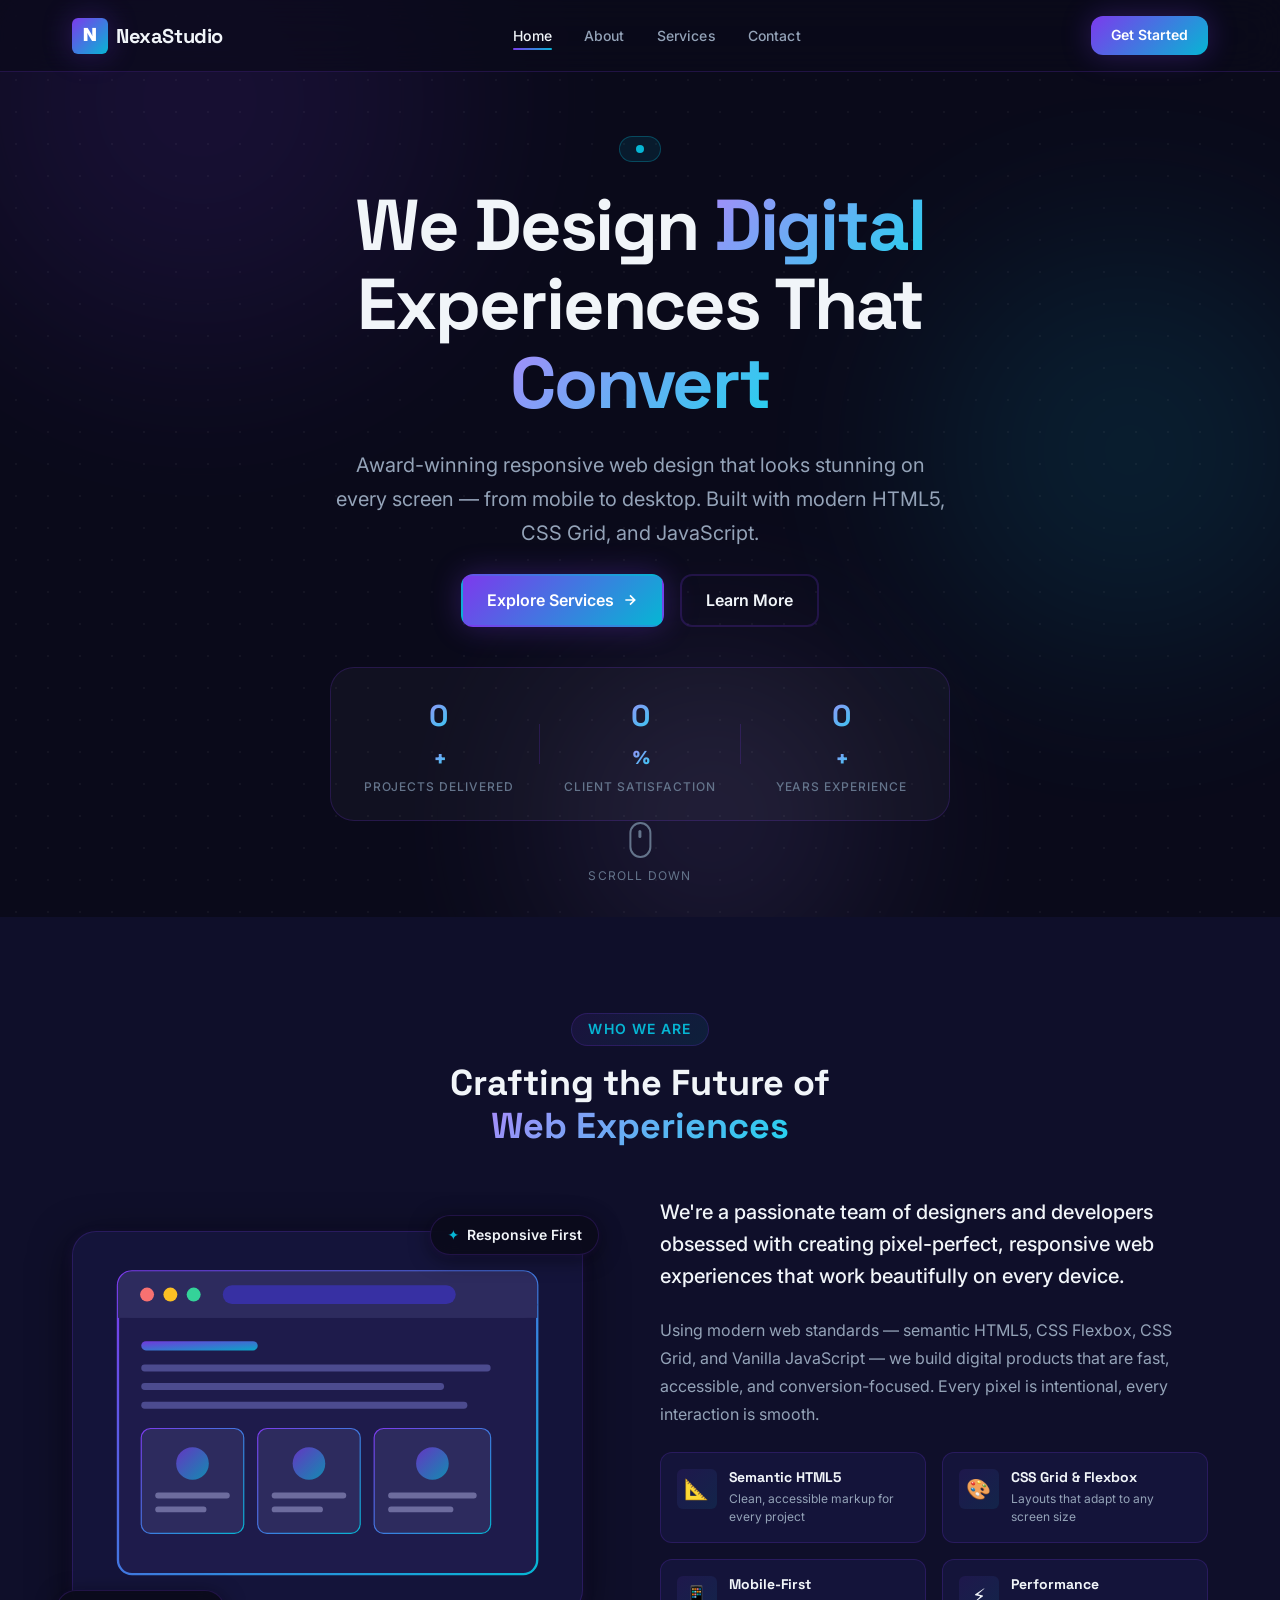
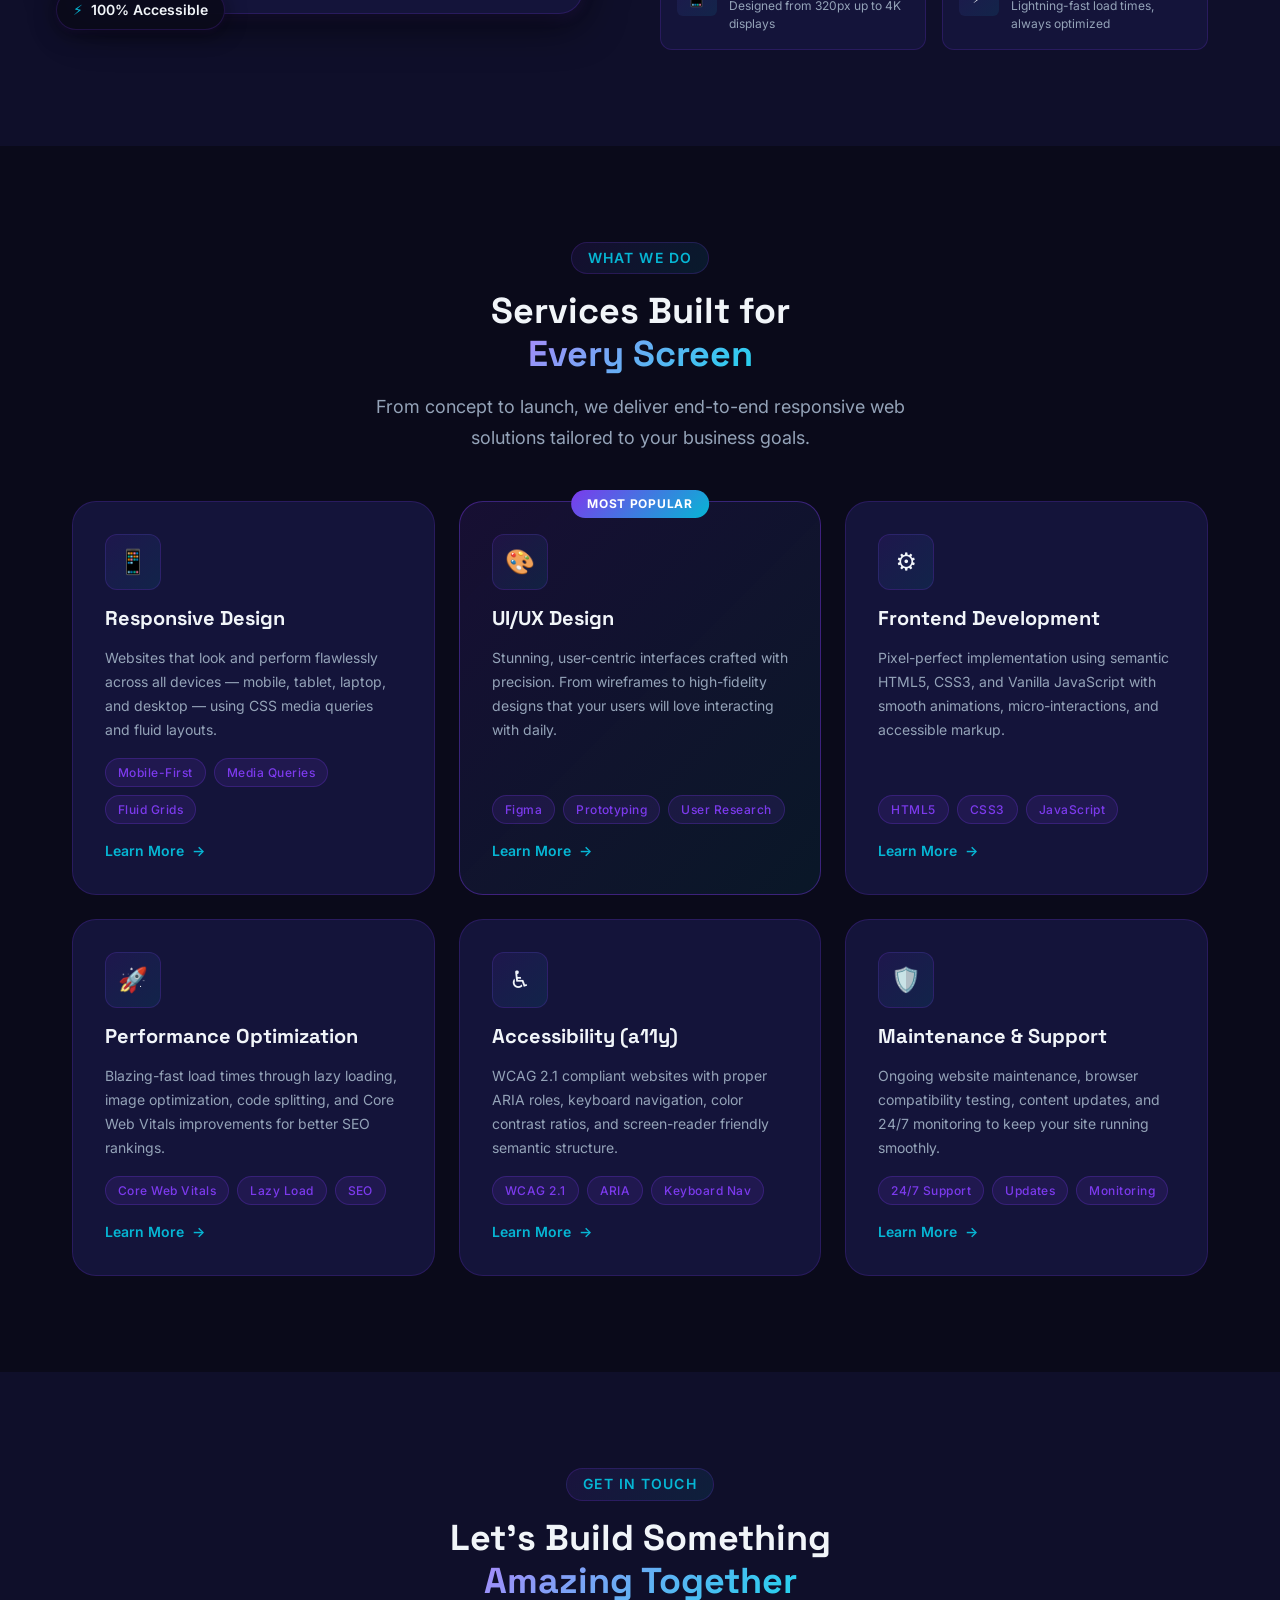
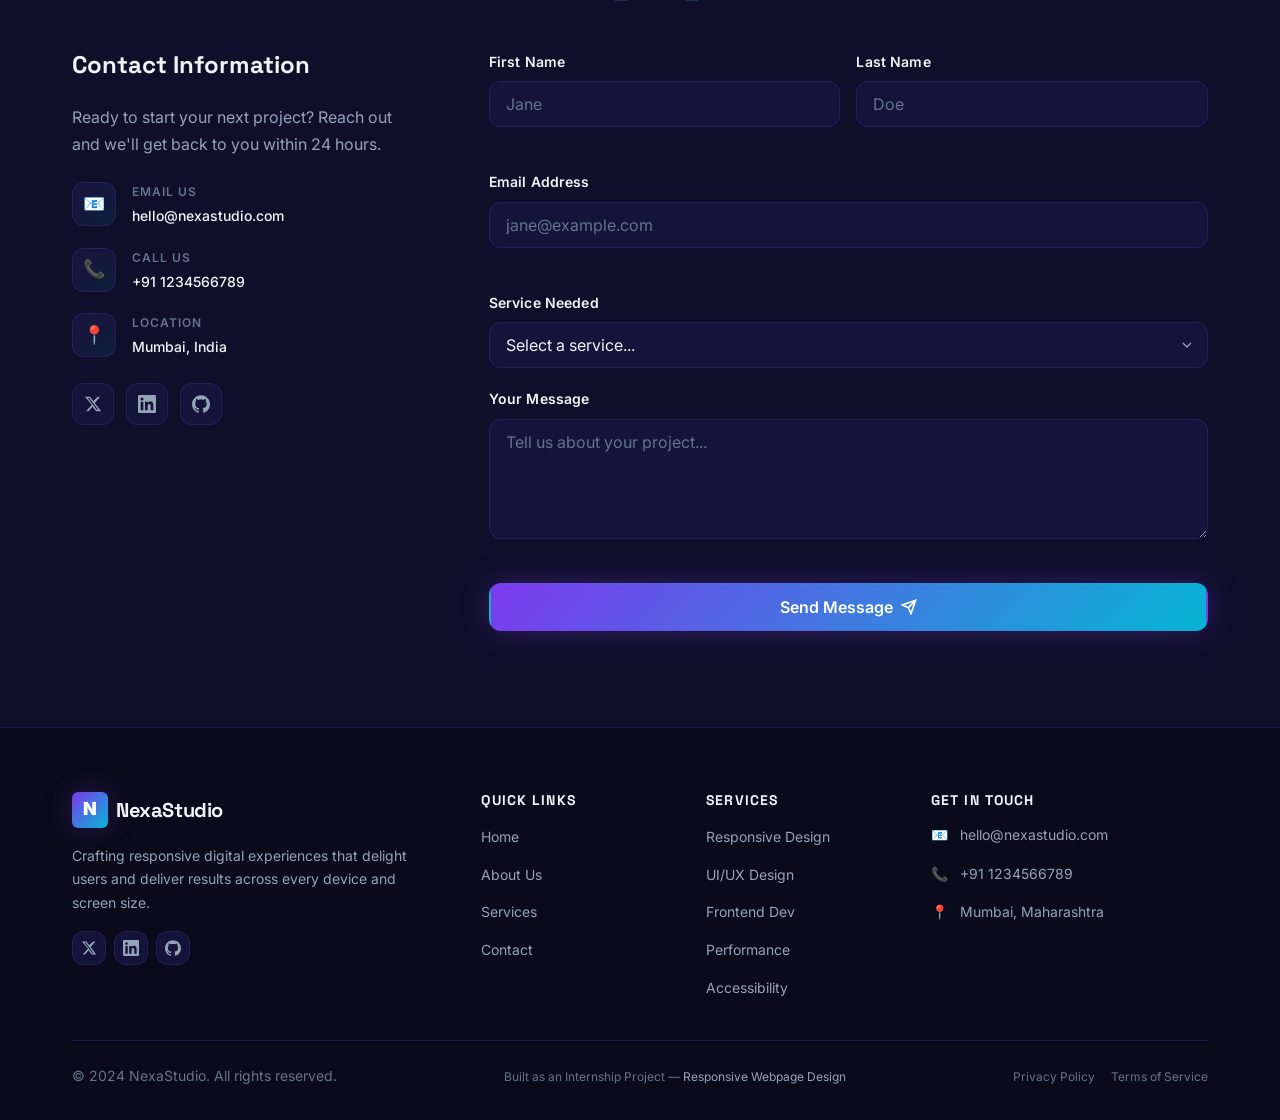
<file: Project-2-PraptiBhandari/index.html>
<!DOCTYPE html>
<html lang="en">
<head>
  <meta charset="UTF-8" />
  <meta name="viewport" content="width=device-width, initial-scale=1.0" />
  <meta name="description" content="NexaStudio — A modern, responsive web design agency crafting beautiful digital experiences for startups and enterprises." />
  <meta name="keywords" content="web design, responsive design, UI/UX, digital agency, web development" />
  <meta name="author" content="NexaStudio" />
  <title>NexaStudio — Responsive Web Design</title>
 
  <!-- Google Fonts -->
  <link rel="preconnect" href="https://fonts.googleapis.com" />
  <link rel="preconnect" href="https://fonts.gstatic.com" crossorigin />
  <link href="https://fonts.googleapis.com/css2?family=Inter:wght@300;400;500;600;700;800;900&family=Space+Grotesk:wght@400;500;600;700&display=swap" rel="stylesheet" />

  <link rel="stylesheet" href="style.css" />
</head>
<body>

  <header class="navbar" id="navbar" role="banner">
    <nav class="nav-container" aria-label="Main navigation">
      
      <a href="#home" class="nav-logo" aria-label="NexaStudio home">
        <span class="logo-icon">N</span>
        <span class="logo-text">NexaStudio</span>
      </a>

      <ul class="nav-links" id="nav-links" role="list">
        <li><a href="#home"     class="nav-link active" aria-current="page">Home</a></li>
        <li><a href="#about"    class="nav-link">About</a></li>
        <li><a href="#services" class="nav-link">Services</a></li>
        <li><a href="#contact"  class="nav-link">Contact</a></li>
      </ul>

      <a href="#contact" class="nav-cta" id="nav-cta">Get Started</a>

      <button
        class="hamburger"
        id="hamburger"
        aria-label="Toggle mobile menu"
        aria-expanded="false"
        aria-controls="nav-links"
      >
        <span class="bar"></span>
        <span class="bar"></span>
        <span class="bar"></span>
      </button>
    </nav>
  </header>
  <main>


    <section class="hero" id="home" aria-label="Hero section">

      <div class="hero-bg" aria-hidden="true">
        <div class="blob blob-1"></div>
        <div class="blob blob-2"></div>
        <div class="blob blob-3"></div>
        <div class="grid-overlay"></div>
      </div>
      <div class="hero-content container">
        <div class="hero-badge">
          <span class="badge-dot"></span>

        </div>

        <h1 class="hero-title">
          We Design <span class="gradient-text">Digital</span><br />
          Experiences That<br />
          <span class="gradient-text">Convert</span>
        </h1>
        <p class="hero-subtitle">
          Award-winning responsive web design that looks stunning on every screen — 
          from mobile to desktop. Built with modern HTML5, CSS Grid, and JavaScript.
        </p>
        <div class="hero-actions">
          <a href="#services" class="btn btn-primary" id="hero-cta-primary">
            Explore Services
            <svg aria-hidden="true" width="16" height="16" viewBox="0 0 24 24" fill="none" stroke="currentColor" stroke-width="2.5"><path d="M5 12h14M12 5l7 7-7 7"/></svg>
          </a>
          <a href="#about" class="btn btn-secondary" id="hero-cta-secondary">
            Learn More
          </a>
        </div>

        <div class="hero-stats">
          <div class="stat-item">
            <span class="stat-number" data-target="150">0</span><span class="stat-suffix">+</span>
            <span class="stat-label">Projects Delivered</span>
          </div>
          <div class="stat-divider" aria-hidden="true"></div>
          <div class="stat-item">
            <span class="stat-number" data-target="98">0</span><span class="stat-suffix">%</span>
            <span class="stat-label">Client Satisfaction</span>
          </div>
          <div class="stat-divider" aria-hidden="true"></div>
          <div class="stat-item">
            <span class="stat-number" data-target="5">0</span><span class="stat-suffix">+</span>
            <span class="stat-label">Years Experience</span>
          </div>
        </div>
      </div>

      <a href="#about" class="scroll-indicator" aria-label="Scroll to about section">
        <div class="scroll-mouse">
          <div class="scroll-wheel"></div>
        </div>
        <span>Scroll Down</span>
      </a>
    </section>

    <section class="about" id="about" aria-label="About us section">
      <div class="container">
        <div class="section-header">
          <span class="section-tag">Who We Are</span>
          <h2 class="section-title">Crafting the Future of<br /><span class="gradient-text">Web Experiences</span></h2>
        </div>

        <div class="about-content">

          <div class="about-visual">
            <div class="about-image-card">
              <div class="about-image-placeholder">

                <svg viewBox="0 0 400 300" xmlns="http://www.w3.org/2000/svg" aria-hidden="true" class="about-illustration">
                  <defs>
                    <linearGradient id="grad1" x1="0%" y1="0%" x2="100%" y2="100%">
                      <stop offset="0%" style="stop-color:#7c3aed;stop-opacity:1" />
                      <stop offset="100%" style="stop-color:#06b6d4;stop-opacity:1" />
                    </linearGradient>
                  </defs>
                
                  <rect x="20" y="20" width="360" height="260" rx="12" fill="#1e1b4b" stroke="url(#grad1)" stroke-width="2"/>
                  <rect x="20" y="20" width="360" height="40" rx="12" fill="#2d2b5e"/>
                  <rect x="20" y="48" width="360" height="12" fill="#2d2b5e"/>
                  <circle cx="45" cy="40" r="6" fill="#f87171"/>
                  <circle cx="65" cy="40" r="6" fill="#fbbf24"/>
                  <circle cx="85" cy="40" r="6" fill="#34d399"/>
                  <rect x="110" y="32" width="200" height="16" rx="8" fill="#3730a3"/>

                  <rect x="40" y="80" width="100" height="8" rx="4" fill="url(#grad1)" opacity="0.9"/>
                  <rect x="40" y="100" width="300" height="6" rx="3" fill="#4c4b8f"/>
                  <rect x="40" y="116" width="260" height="6" rx="3" fill="#4c4b8f"/>
                  <rect x="40" y="132" width="280" height="6" rx="3" fill="#4c4b8f"/>

                  <rect x="40" y="155" width="88" height="90" rx="8" fill="#2d2b5e" stroke="url(#grad1)" stroke-width="1"/>
                  <rect x="140" y="155" width="88" height="90" rx="8" fill="#2d2b5e" stroke="url(#grad1)" stroke-width="1"/>
                  <rect x="240" y="155" width="100" height="90" rx="8" fill="#2d2b5e" stroke="url(#grad1)" stroke-width="1"/>
                  <circle cx="84" cy="185" r="14" fill="url(#grad1)" opacity="0.7"/>
                  <circle cx="184" cy="185" r="14" fill="url(#grad1)" opacity="0.7"/>
                  <circle cx="290" cy="185" r="14" fill="url(#grad1)" opacity="0.7"/>
                  <rect x="52" y="210" width="64" height="5" rx="2.5" fill="#6d6c9e"/>
                  <rect x="52" y="222" width="44" height="5" rx="2.5" fill="#6d6c9e"/>
                  <rect x="152" y="210" width="64" height="5" rx="2.5" fill="#6d6c9e"/>
                  <rect x="152" y="222" width="44" height="5" rx="2.5" fill="#6d6c9e"/>
                  <rect x="252" y="210" width="76" height="5" rx="2.5" fill="#6d6c9e"/>
                  <rect x="252" y="222" width="56" height="5" rx="2.5" fill="#6d6c9e"/>
                </svg>
              </div>

              <div class="floating-badge top-badge">
                <span class="badge-icon">✦</span> Responsive First
              </div>
              <div class="floating-badge bottom-badge">
                <span class="badge-icon">⚡</span> 100% Accessible
              </div>
            </div>
          </div>

          <div class="about-text">
            <p class="about-lead">
              We're a passionate team of designers and developers obsessed with creating 
              pixel-perfect, responsive web experiences that work beautifully on every device.
            </p>
            <p class="about-body">
              Using modern web standards — semantic HTML5, CSS Flexbox, CSS Grid, and Vanilla JavaScript — 
              we build digital products that are fast, accessible, and conversion-focused.
              Every pixel is intentional, every interaction is smooth.
            </p>

            <div class="about-features">
              <div class="feature-item">
                <div class="feature-icon" aria-hidden="true">📐</div>
                <div>
                  <h3 class="feature-title">Semantic HTML5</h3>
                  <p class="feature-desc">Clean, accessible markup for every project</p>
                </div>
              </div>
              <div class="feature-item">
                <div class="feature-icon" aria-hidden="true">🎨</div>
                <div>
                  <h3 class="feature-title">CSS Grid & Flexbox</h3>
                  <p class="feature-desc">Layouts that adapt to any screen size</p>
                </div>
              </div>
              <div class="feature-item">
                <div class="feature-icon" aria-hidden="true">📱</div>
                <div>
                  <h3 class="feature-title">Mobile-First</h3>
                  <p class="feature-desc">Designed from 320px up to 4K displays</p>
                </div>
              </div>
              <div class="feature-item">
                <div class="feature-icon" aria-hidden="true">⚡</div>
                <div>
                  <h3 class="feature-title">Performance</h3>
                  <p class="feature-desc">Lightning-fast load times, always optimized</p>
                </div>
              </div>
            </div>
          </div>
        </div>
      </div>
    </section>

    <section class="services" id="services" aria-label="Services section">
      <div class="container">
        <div class="section-header">
          <span class="section-tag">What We Do</span>
          <h2 class="section-title">Services Built for<br /><span class="gradient-text">Every Screen</span></h2>
          <p class="section-subtitle">
            From concept to launch, we deliver end-to-end responsive web solutions 
            tailored to your business goals.
          </p>
        </div>

        <div class="services-grid">
          <article class="service-card" id="service-responsive" tabindex="0">
            <div class="service-icon-wrap">
              <div class="service-icon">📱</div>
            </div>
            <h3 class="service-title">Responsive Design</h3>
            <p class="service-desc">
              Websites that look and perform flawlessly across all devices — 
              mobile, tablet, laptop, and desktop — using CSS media queries and fluid layouts.
            </p>
            <div class="service-tags">
              <span class="tag">Mobile-First</span>
              <span class="tag">Media Queries</span>
              <span class="tag">Fluid Grids</span>
            </div>
            <a href="#contact" class="service-link" aria-label="Learn more about Responsive Design">
              Learn More <span aria-hidden="true">→</span>
            </a>
          </article>
          <article class="service-card service-card--featured" id="service-ui" tabindex="0">
            <div class="featured-label">Most Popular</div>
            <div class="service-icon-wrap">
              <div class="service-icon">🎨</div>
            </div>
            <h3 class="service-title">UI/UX Design</h3>
            <p class="service-desc">
              Stunning, user-centric interfaces crafted with precision. From wireframes to 
              high-fidelity designs that your users will love interacting with daily.
            </p>
            <div class="service-tags">
              <span class="tag">Figma</span>
              <span class="tag">Prototyping</span>
              <span class="tag">User Research</span>
            </div>
            <a href="#contact" class="service-link" aria-label="Learn more about UI/UX Design">
              Learn More <span aria-hidden="true">→</span>
            </a>
          </article>
          <article class="service-card" id="service-frontend" tabindex="0">
            <div class="service-icon-wrap">
              <div class="service-icon">⚙️</div>
            </div>
            <h3 class="service-title">Frontend Development</h3>
            <p class="service-desc">
              Pixel-perfect implementation using semantic HTML5, CSS3, and Vanilla JavaScript 
              with smooth animations, micro-interactions, and accessible markup.
            </p>
            <div class="service-tags">
              <span class="tag">HTML5</span>
              <span class="tag">CSS3</span>
              <span class="tag">JavaScript</span>
            </div>
            <a href="#contact" class="service-link" aria-label="Learn more about Frontend Development">
              Learn More <span aria-hidden="true">→</span>
            </a>
          </article>
          <article class="service-card" id="service-performance" tabindex="0">
            <div class="service-icon-wrap">
              <div class="service-icon">🚀</div>
            </div>
            <h3 class="service-title">Performance Optimization</h3>
            <p class="service-desc">
              Blazing-fast load times through lazy loading, image optimization, 
              code splitting, and Core Web Vitals improvements for better SEO rankings.
            </p>
            <div class="service-tags">
              <span class="tag">Core Web Vitals</span>
              <span class="tag">Lazy Load</span>
              <span class="tag">SEO</span>
            </div>
            <a href="#contact" class="service-link" aria-label="Learn more about Performance Optimization">
              Learn More <span aria-hidden="true">→</span>
            </a>
          </article>
          <article class="service-card" id="service-accessibility" tabindex="0">
            <div class="service-icon-wrap">
              <div class="service-icon">♿</div>
            </div>
            <h3 class="service-title">Accessibility (a11y)</h3>
            <p class="service-desc">
              WCAG 2.1 compliant websites with proper ARIA roles, keyboard navigation, 
              color contrast ratios, and screen-reader friendly semantic structure.
            </p>
            <div class="service-tags">
              <span class="tag">WCAG 2.1</span>
              <span class="tag">ARIA</span>
              <span class="tag">Keyboard Nav</span>
            </div>
            <a href="#contact" class="service-link" aria-label="Learn more about Accessibility">
              Learn More <span aria-hidden="true">→</span>
            </a>
          </article>
          <article class="service-card" id="service-maintenance" tabindex="0">
            <div class="service-icon-wrap">
              <div class="service-icon">🛡️</div>
            </div>
            <h3 class="service-title">Maintenance & Support</h3>
            <p class="service-desc">
              Ongoing website maintenance, browser compatibility testing, 
              content updates, and 24/7 monitoring to keep your site running smoothly.
            </p>
            <div class="service-tags">
              <span class="tag">24/7 Support</span>
              <span class="tag">Updates</span>
              <span class="tag">Monitoring</span>
            </div>
            <a href="#contact" class="service-link" aria-label="Learn more about Maintenance">
              Learn More <span aria-hidden="true">→</span>
            </a>
          </article>
        </div>
      </div>
    </section>

    <section class="contact" id="contact" aria-label="Contact section">
      <div class="container">
        <div class="section-header">
          <span class="section-tag">Get In Touch</span>
          <h2 class="section-title">Let's Build Something<br /><span class="gradient-text">Amazing Together</span></h2>
        </div>

        <div class="contact-wrapper">

          <div class="contact-info">
            <h3 class="contact-info-title">Contact Information</h3>
            <p class="contact-info-text">
              Ready to start your next project? Reach out and we'll get back to you within 24 hours.
            </p>
            <ul class="contact-details" role="list">
              <li class="contact-detail-item">
                <div class="contact-icon" aria-hidden="true">📧</div>
                <div>
                  <span class="detail-label">Email Us</span>
                  <a href="mailto:hello@nexastudio.com" class="detail-value">hello@nexastudio.com</a>
                </div>
              </li>
              <li class="contact-detail-item">
                <div class="contact-icon" aria-hidden="true">📞</div>
                <div>
                  <span class="detail-label">Call Us</span>
                  <a href="tel:+911234566789" class="detail-value">+91 1234566789</a>
                </div>
              </li>
              <li class="contact-detail-item">
                <div class="contact-icon" aria-hidden="true">📍</div>
                <div>
                  <span class="detail-label">Location</span>
                  <span class="detail-value">Mumbai, India</span>
                </div>
              </li>
            </ul>

            <div class="social-links" aria-label="Social media links">
              <a href="#" class="social-btn" id="social-twitter"  aria-label="Twitter">
                <svg width="18" height="18" viewBox="0 0 24 24" fill="currentColor" aria-hidden="true"><path d="M18.244 2.25h3.308l-7.227 8.26 8.502 11.24H16.17l-4.714-6.231-5.401 6.231H2.744l7.73-8.835L1.254 2.25H8.08l4.259 5.629 5.905-5.629zm-1.161 17.52h1.833L7.084 4.126H5.117z"/></svg>
              </a>
              <a href="#" class="social-btn" id="social-linkedin" aria-label="LinkedIn">
                <svg width="18" height="18" viewBox="0 0 24 24" fill="currentColor" aria-hidden="true"><path d="M20.447 20.452h-3.554v-5.569c0-1.328-.027-3.037-1.852-3.037-1.853 0-2.136 1.445-2.136 2.939v5.667H9.351V9h3.414v1.561h.046c.477-.9 1.637-1.85 3.37-1.85 3.601 0 4.267 2.37 4.267 5.455v6.286zM5.337 7.433a2.062 2.062 0 0 1-2.063-2.065 2.064 2.064 0 1 1 2.063 2.065zm1.782 13.019H3.555V9h3.564v11.452zM22.225 0H1.771C.792 0 0 .774 0 1.729v20.542C0 23.227.792 24 1.771 24h20.451C23.2 24 24 23.227 24 22.271V1.729C24 .774 23.2 0 22.222 0h.003z"/></svg>
              </a>
              <a href="#" class="social-btn" id="social-github" aria-label="GitHub">
                <svg width="18" height="18" viewBox="0 0 24 24" fill="currentColor" aria-hidden="true"><path d="M12 .297c-6.63 0-12 5.373-12 12 0 5.303 3.438 9.8 8.205 11.385.6.113.82-.258.82-.577 0-.285-.01-1.04-.015-2.04-3.338.724-4.042-1.61-4.042-1.61C4.422 18.07 3.633 17.7 3.633 17.7c-1.087-.744.084-.729.084-.729 1.205.084 1.838 1.236 1.838 1.236 1.07 1.835 2.809 1.305 3.495.998.108-.776.417-1.305.76-1.605-2.665-.3-5.466-1.332-5.466-5.93 0-1.31.465-2.38 1.235-3.22-.135-.303-.54-1.523.105-3.176 0 0 1.005-.322 3.3 1.23.96-.267 1.98-.399 3-.405 1.02.006 2.04.138 3 .405 2.28-1.552 3.285-1.23 3.285-1.23.645 1.653.24 2.873.12 3.176.765.84 1.23 1.91 1.23 3.22 0 4.61-2.805 5.625-5.475 5.92.42.36.81 1.096.81 2.22 0 1.606-.015 2.896-.015 3.286 0 .315.21.69.825.57C20.565 22.092 24 17.592 24 12.297c0-6.627-5.373-12-12-12"/></svg>
              </a>
            </div>
          </div>

          <form class="contact-form" id="contact-form" novalidate aria-label="Contact form">
            <div class="form-row">

              <div class="form-group">
                <label for="first-name" class="form-label">First Name</label>
                <input
                  type="text"
                  id="first-name"
                  name="firstName"
                  class="form-input"
                  placeholder="Jane"
                  required
                  autocomplete="given-name"
                  aria-required="true"
                />
                <span class="form-error" id="first-name-error" aria-live="polite"></span>
              </div>
              <div class="form-group">
                <label for="last-name" class="form-label">Last Name</label>
                <input
                  type="text"
                  id="last-name"
                  name="lastName"
                  class="form-input"
                  placeholder="Doe"
                  required
                  autocomplete="family-name"
                  aria-required="true"
                />
                <span class="form-error" id="last-name-error" aria-live="polite"></span>
              </div>
            </div>
            <div class="form-group">
              <label for="email" class="form-label">Email Address</label>
              <input
                type="email"
                id="email"
                name="email"
                class="form-input"
                placeholder="jane@example.com"
                required
                autocomplete="email"
                aria-required="true"
              />
              <span class="form-error" id="email-error" aria-live="polite"></span>
            </div>
            <div class="form-group">
              <label for="service" class="form-label">Service Needed</label>
              <select id="service" name="service" class="form-input form-select" aria-required="true">
                <option value="">Select a service...</option>
                <option value="responsive">Responsive Design</option>
                <option value="uiux">UI/UX Design</option>
                <option value="frontend">Frontend Development</option>
                <option value="performance">Performance Optimization</option>
                <option value="accessibility">Accessibility Audit</option>
                <option value="maintenance">Maintenance & Support</option>
              </select>
            </div>
            <div class="form-group">
              <label for="message" class="form-label">Your Message</label>
              <textarea
                id="message"
                name="message"
                class="form-input form-textarea"
                placeholder="Tell us about your project..."
                rows="4"
                required
                aria-required="true"
              ></textarea>
              <span class="form-error" id="message-error" aria-live="polite"></span>
            </div>
            <button type="submit" class="btn btn-primary btn-full" id="submit-btn">
              <span class="btn-text">Send Message</span>
              <svg class="btn-icon" aria-hidden="true" width="16" height="16" viewBox="0 0 24 24" fill="none" stroke="currentColor" stroke-width="2.5"><path d="M22 2L11 13M22 2l-7 20-4-9-9-4 20-7z"/></svg>
            </button>
            <!-- Success message (hidden by default, shown via JS) -->
            <div class="form-success" id="form-success" role="alert" aria-live="assertive" hidden>
              <span aria-hidden="true">✅</span> Message sent! We'll reply within 24 hours.
            </div>
          </form>
        </div>
      </div>
    </section>
  </main>
 
  <footer class="footer" role="contentinfo">
    <div class="container">

      <div class="footer-grid">

        <div class="footer-brand">
          <a href="#home" class="nav-logo footer-logo" aria-label="NexaStudio home">
            <span class="logo-icon">N</span>
            <span class="logo-text">NexaStudio</span>
          </a>
          <p class="footer-tagline">
            Crafting responsive digital experiences that delight users and deliver results across every device and screen size.
          </p>
          <div class="footer-social" aria-label="Social media">
            <a href="#" class="social-btn social-btn--sm" aria-label="Twitter">
              <svg width="16" height="16" viewBox="0 0 24 24" fill="currentColor" aria-hidden="true"><path d="M18.244 2.25h3.308l-7.227 8.26 8.502 11.24H16.17l-4.714-6.231-5.401 6.231H2.744l7.73-8.835L1.254 2.25H8.08l4.259 5.629 5.905-5.629zm-1.161 17.52h1.833L7.084 4.126H5.117z"/></svg>
            </a>
            <a href="#" class="social-btn social-btn--sm" aria-label="LinkedIn">
              <svg width="16" height="16" viewBox="0 0 24 24" fill="currentColor" aria-hidden="true"><path d="M20.447 20.452h-3.554v-5.569c0-1.328-.027-3.037-1.852-3.037-1.853 0-2.136 1.445-2.136 2.939v5.667H9.351V9h3.414v1.561h.046c.477-.9 1.637-1.85 3.37-1.85 3.601 0 4.267 2.37 4.267 5.455v6.286zM5.337 7.433a2.062 2.062 0 0 1-2.063-2.065 2.064 2.064 0 1 1 2.063 2.065zm1.782 13.019H3.555V9h3.564v11.452zM22.225 0H1.771C.792 0 0 .774 0 1.729v20.542C0 23.227.792 24 1.771 24h20.451C23.2 24 24 23.227 24 22.271V1.729C24 .774 23.2 0 22.222 0h.003z"/></svg>
            </a>
            <a href="#" class="social-btn social-btn--sm" aria-label="GitHub">
              <svg width="16" height="16" viewBox="0 0 24 24" fill="currentColor" aria-hidden="true"><path d="M12 .297c-6.63 0-12 5.373-12 12 0 5.303 3.438 9.8 8.205 11.385.6.113.82-.258.82-.577 0-.285-.01-1.04-.015-2.04-3.338.724-4.042-1.61-4.042-1.61C4.422 18.07 3.633 17.7 3.633 17.7c-1.087-.744.084-.729.084-.729 1.205.084 1.838 1.236 1.838 1.236 1.07 1.835 2.809 1.305 3.495.998.108-.776.417-1.305.76-1.605-2.665-.3-5.466-1.332-5.466-5.93 0-1.31.465-2.38 1.235-3.22-.135-.303-.54-1.523.105-3.176 0 0 1.005-.322 3.3 1.23.96-.267 1.98-.399 3-.405 1.02.006 2.04.138 3 .405 2.28-1.552 3.285-1.23 3.285-1.23.645 1.653.24 2.873.12 3.176.765.84 1.23 1.91 1.23 3.22 0 4.61-2.805 5.625-5.475 5.92.42.36.81 1.096.81 2.22 0 1.606-.015 2.896-.015 3.286 0 .315.21.69.825.57C20.565 22.092 24 17.592 24 12.297c0-6.627-5.373-12-12-12"/></svg>
            </a>
          </div>
        </div>

        <nav class="footer-nav" aria-label="Footer navigation - Quick links">
          <h4 class="footer-nav-title">Quick Links</h4>
          <ul role="list">
            <li><a href="#home"     class="footer-link">Home</a></li>
            <li><a href="#about"    class="footer-link">About Us</a></li>
            <li><a href="#services" class="footer-link">Services</a></li>
            <li><a href="#contact"  class="footer-link">Contact</a></li>
          </ul>
        </nav>

        <nav class="footer-nav" aria-label="Footer navigation - Services">
          <h4 class="footer-nav-title">Services</h4>
          <ul role="list">
            <li><a href="#services" class="footer-link">Responsive Design</a></li>
            <li><a href="#services" class="footer-link">UI/UX Design</a></li>
            <li><a href="#services" class="footer-link">Frontend Dev</a></li>
            <li><a href="#services" class="footer-link">Performance</a></li>
            <li><a href="#services" class="footer-link">Accessibility</a></li>
          </ul>
        </nav>

        <div class="footer-contact">
          <h4 class="footer-nav-title">Get In Touch</h4>
          <ul role="list">
            <li class="footer-contact-item">
              <span aria-hidden="true">📧</span>
              <a href="mailto:hello@nexastudio.com" class="footer-link">hello@nexastudio.com</a>
            </li>
            <li class="footer-contact-item">
              <span aria-hidden="true">📞</span>
              <a href="tel:+911234566789" class="footer-link">+91 1234566789</a>
            </li>
            <li class="footer-contact-item">
              <span aria-hidden="true">📍</span>
              <span class="footer-link">Mumbai, Maharashtra</span>
            </li>
          </ul>
        </div>
      </div>

      <div class="footer-divider"></div>

      <div class="footer-bottom">
        <p class="footer-copy">
          &copy; <span id="footer-year">2024</span> NexaStudio. All rights reserved.
        </p>
        <p class="footer-internship-note">
          Built as an Internship Project — <em>Responsive Webpage Design</em>
        </p>
        <div class="footer-legal">
          <a href="#" class="footer-link-sm">Privacy Policy</a>
          <a href="#" class="footer-link-sm">Terms of Service</a>
        </div>
      </div>
    </div>
</body>
</html>
</file>
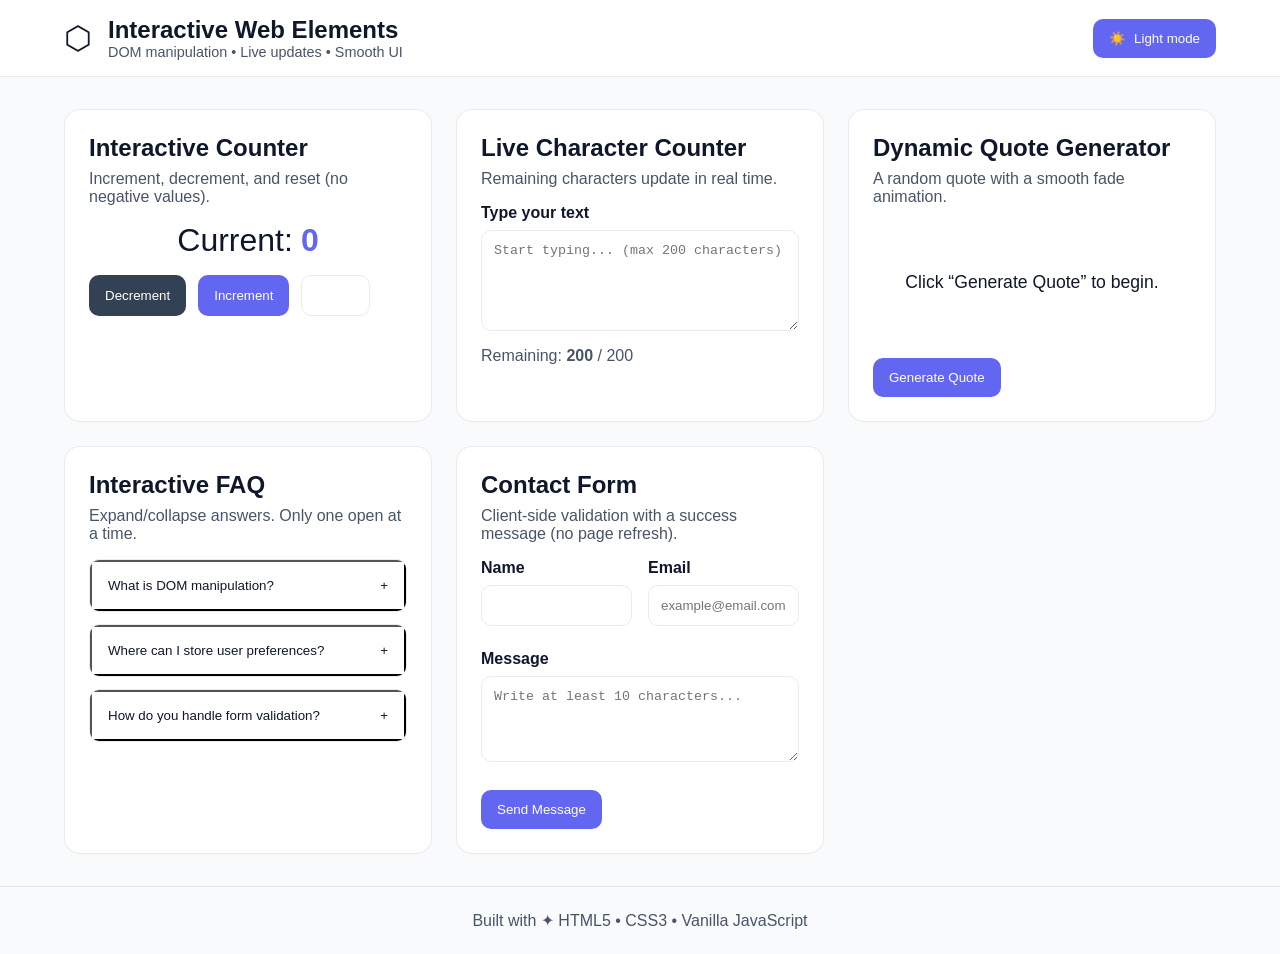
<file: Project-3-PraptiBhandari/index.html>
<!DOCTYPE html>
<html lang="en">
<head>
  <meta charset="UTF-8" />
  <meta name="viewport" content="width=device-width, initial-scale=1.0" />
  <title>Project 3 - Interactive Web Elements</title>
  <link rel="stylesheet" href="Style.css" />
</head>
<body>
  <a class="skip-link" href="#main">Skip to content</a>

  <header class="app-header">
    <div class="container header-inner">
      <div class="brand">
        <div class="brand-mark" aria-hidden="true">⬡</div>
        <div>
          <h1 class="brand-title">Interactive Web Elements</h1>
          <p class="brand-subtitle">DOM manipulation • Live updates • Smooth UI</p>
        </div>
      </div>

      <div class="header-actions">
        <button class="theme-toggle" id="themeToggle" type="button" aria-pressed="false">
          <span class="toggle-icon" aria-hidden="true">🌙</span>
          <span class="toggle-text">Dark mode</span>
        </button>
      </div>
    </div>
  </header>

  <main id="main" class="container">
    <section class="grid">
      
      <!-- Counter -->
      <article class="card" aria-labelledby="counterTitle">
        <h2 class="card-title" id="counterTitle">Interactive Counter</h2>
        <p class="card-desc">Increment, decrement, and reset (no negative values).</p>

        <div class="counter-display" aria-live="polite">
          <span class="counter-label">Current:</span>
          <span class="counter-value" id="counterValue">0</span>
        </div>

        <div class="button-row">
          <button class="btn" id="decrementBtn" type="button">Decrement</button>
          <button class="btn primary" id="incrementBtn" type="button">Increment</button>
          <button class="btn ghost" id="resetCounterBtn" type="button">Reset</button>
        </div>
      </article>

      <!-- Character counter -->
      <article class="card" aria-labelledby="charTitle">
        <h2 class="card-title" id="charTitle">Live Character Counter</h2>
        <p class="card-desc">Remaining characters update in real time.</p>

        <label class="field-label" for="charInput">Type your text</label>
        <textarea
          id="charInput"
          class="textarea"
          rows="5"
          maxlength="200"
          placeholder="Start typing... (max 200 characters)"
        ></textarea>

        <div class="hint" role="status">
          <span>Remaining:</span>
          <strong id="charRemaining">200</strong>
          <span>/ 200</span>
        </div>
      </article>

      <!-- Quote generator -->
      <article class="card" aria-labelledby="quoteTitle">
        <h2 class="card-title" id="quoteTitle">Dynamic Quote Generator</h2>
        <p class="card-desc">A random quote with a smooth fade animation.</p>

        <div class="quote-wrap">
          <p class="quote" id="quoteText">Click “Generate Quote” to begin.</p>
        </div>

        <button class="btn primary" id="quoteBtn" type="button">Generate Quote</button>
      </article>

      <!-- FAQ -->
      <article class="card" aria-labelledby="faqTitle">
        <h2 class="card-title" id="faqTitle">Interactive FAQ</h2>
        <p class="card-desc">Expand/collapse answers. Only one open at a time.</p>

        <div class="faq" id="faq">
          <div class="faq-item" data-faq>
            <button class="faq-q" type="button" aria-expanded="false">
              What is DOM manipulation?
              <span class="faq-icon" aria-hidden="true">+</span>
            </button>
            <div class="faq-a" hidden>
              DOM manipulation means using JavaScript to change the structure, content, and styles of the page dynamically.
            </div>
          </div>

          <div class="faq-item" data-faq>
            <button class="faq-q" type="button" aria-expanded="false">
              Where can I store user preferences?
              <span class="faq-icon" aria-hidden="true">+</span>
            </button>
            <div class="faq-a" hidden>
              You can use <code>localStorage</code> to persist preferences like theme selection across page reloads.
            </div>
          </div>

          <div class="faq-item" data-faq>
            <button class="faq-q" type="button" aria-expanded="false">
              How do you handle form validation?
              <span class="faq-icon" aria-hidden="true">+</span>
            </button>
            <div class="faq-a" hidden>
              Use JavaScript to validate inputs before submission and show helpful error messages—without refreshing the page.
            </div>
          </div>
        </div>
      </article>

      <!-- Contact form -->
      <article class="card" aria-labelledby="contactTitle">
        <h2 class="card-title" id="contactTitle">Contact Form</h2>
        <p class="card-desc">Client-side validation with a success message (no page refresh).</p>

        <form id="contactForm" novalidate>
          <div class="form-grid">
            <div class="field">
              <label class="field-label" for="nameInput">Name</label>
              <input class="input" id="nameInput" name="name" type="text" autocomplete="name" required minlength="2" />
              <p class="error" id="nameError" aria-live="polite"></p>
            </div>

            <div class="field">
              <label class="field-label" for="emailInput">Email</label>
              <input
                class="input"
                id="emailInput"
                name="email"
                type="email"
                autocomplete="email"
                required
                placeholder="example@email.com"
              />
              <p class="error" id="emailError" aria-live="polite"></p>
            </div>
          </div>

          <div class="field">
            <label class="field-label" for="messageInput">Message</label>
            <textarea
              class="textarea"
              id="messageInput"
              name="message"
              rows="4"
              required
              minlength="10"
              placeholder="Write at least 10 characters..."
            ></textarea>
            <p class="error" id="messageError" aria-live="polite"></p>
          </div>

          <button class="btn primary" type="submit">Send Message</button>

          <div class="success" id="successMessage" role="status" aria-live="polite" hidden>
            Message sent! ✅ We’ll get back to you soon.
          </div>
        </form>
      </article>
    </section>
  </main>

  <footer class="footer">
    <div class="container footer-inner">
      <p>
        Built with <span aria-hidden="true">✦</span> HTML5 • CSS3 • Vanilla JavaScript
      </p>
    </div>
  </footer>

  <script src="script.js" defer></script>
</body>
</html>
</file>
<file: Project-2-PraptiBhandari/style.css>
:root {
  /* Color Palette */
  --clr-bg:          #0a0a1a;   
  --clr-bg-2:        #0f0f2a;       
  --clr-bg-3:        #14143a;        
  --clr-border:      rgba(124, 58, 237, 0.2);
  --clr-border-hover: rgba(124, 58, 237, 0.6);
  
  /* Brand Gradient */
  --clr-primary:     #7c3aed;          
  --clr-secondary:   #06b6d4;          
  --gradient-main:   linear-gradient(135deg, #7c3aed 0%, #06b6d4 100%);
  --gradient-text:   linear-gradient(135deg, #a78bfa 0%, #22d3ee 100%);
  --gradient-hover:  linear-gradient(135deg, #6d28d9 0%, #0891b2 100%);
  --gradient-card:   linear-gradient(135deg, rgba(124,58,237,0.1) 0%, rgba(6,182,212,0.1) 100%);
 
  /* Text Colors */
  --clr-text:        #f1f5f9;          
  --clr-text-muted:  #94a3b8; 
  --clr-text-faint:  #64748b;
  
  /* Typography */
  --font-body:       'Inter', system-ui, sans-serif;
  --font-heading:    'Space Grotesk', 'Inter', system-ui, sans-serif;
  
  /* Font Sizes — fluid scaling */
  --fs-xs:   0.75rem;    
  --fs-sm:   0.875rem;   
  --fs-base: 1rem;       
  --fs-lg:   1.125rem;   
  --fs-xl:   1.25rem;    
  --fs-2xl:  1.5rem;     
  --fs-3xl:  1.875rem;   
  --fs-4xl:  2.25rem;   
  --fs-5xl:  3rem;       
  --fs-6xl:  3.75rem;    
  --fs-7xl:  4.5rem;    
 
  /* Spacing Scale */
  --sp-1:  0.25rem;
  --sp-2:  0.5rem;
  --sp-3:  0.75rem;
  --sp-4:  1rem;
  --sp-5:  1.25rem;
  --sp-6:  1.5rem;
  --sp-8:  2rem;
  --sp-10: 2.5rem;
  --sp-12: 3rem;
  --sp-16: 4rem;
  --sp-20: 5rem;
  --sp-24: 6rem;
  --sp-32: 8rem;
 
  /* Border Radius */
  --radius-sm:   0.375rem;
  --radius-md:   0.75rem;
  --radius-lg:   1rem;
  --radius-xl:   1.5rem;
  --radius-full: 9999px;
 
  /* Shadows */
  --shadow-sm:  0 1px 3px rgba(0,0,0,0.4), 0 1px 2px rgba(0,0,0,0.3);
  --shadow-md:  0 4px 20px rgba(0,0,0,0.5), 0 2px 6px rgba(124,58,237,0.1);
  --shadow-lg:  0 10px 40px rgba(0,0,0,0.6), 0 4px 12px rgba(124,58,237,0.15);
  --shadow-glow: 0 0 30px rgba(124,58,237,0.3);
  --shadow-glow-cyan: 0 0 30px rgba(6,182,212,0.3);

  /* Transitions */
  --transition-fast:   150ms ease;
  --transition-base:   250ms ease;
  --transition-slow:   400ms ease;
  --transition-bounce: 300ms cubic-bezier(0.34, 1.56, 0.64, 1);
 

  --navbar-h: 72px;

}
*, *::before, *::after {
  box-sizing: border-box;
  margin: 0;
  padding: 0;
}
html {
  scroll-behavior: smooth;
  font-size: 16px;
  -webkit-text-size-adjust: 100%;
}
body {
  font-family: var(--font-body);
  background-color: var(--clr-bg);
  color: var(--clr-text);
  line-height: 1.6;
  overflow-x: hidden;
  -webkit-font-smoothing: antialiased;
  -moz-osx-font-smoothing: grayscale;
}
ul, ol { list-style: none; }
img, svg {
  display: block;
  max-width: 100%;
  height: auto;
}

a {
  color: inherit;
  text-decoration: none;
}

button {
  cursor: pointer;
  border: none;
  background: none;
  font-family: inherit;
}

h1, h2, h3, h4, h5, h6 {
  font-family: var(--font-heading);
  line-height: 1.2;
  color: var(--clr-text);
}

section {
  scroll-margin-top: var(--navbar-h);
}

.gradient-text {
  background: var(--gradient-text);
  -webkit-background-clip: text;
  -webkit-text-fill-color: transparent;
  background-clip: text;
  display: inline;
}


.section-header {
  text-align: center;
  margin-bottom: var(--sp-12);
}
.section-tag {
  display: inline-block;
  padding: var(--sp-1) var(--sp-4);
  background: var(--gradient-card);
  border: 1px solid var(--clr-border);
  border-radius: var(--radius-full);
  font-size: var(--fs-sm);
  font-weight: 600;
  color: var(--clr-secondary);
  letter-spacing: 0.08em;
  text-transform: uppercase;
  margin-bottom: var(--sp-4);
}
.section-title {
  font-size: var(--fs-4xl);
  font-weight: 800;
  color: var(--clr-text);
  margin-bottom: var(--sp-4);
}
.section-subtitle {
  font-size: var(--fs-lg);
  color: var(--clr-text-muted);
  max-width: 600px;
  margin: 0 auto;
  line-height: 1.7;
}
/* Buttons */
.btn {
  display: inline-flex;
  align-items: center;
  gap: var(--sp-2);
  padding: var(--sp-3) var(--sp-6);
  border-radius: var(--radius-md);
  font-size: var(--fs-base);
  font-weight: 600;
  font-family: var(--font-body);
  cursor: pointer;
  transition: all var(--transition-base);
  text-decoration: none;
  white-space: nowrap;
  border: 2px solid transparent;
}
.btn-primary {
  background: var(--gradient-main);
  color: #fff;
  box-shadow: var(--shadow-glow);
}
.btn-primary:hover {
  background: var(--gradient-hover);
  transform: translateY(-2px);
  box-shadow: 0 0 40px rgba(124,58,237,0.5);
}
.btn-primary:active {
  transform: translateY(0);
}
.btn-secondary {
  background: transparent;
  color: var(--clr-text);
  border-color: var(--clr-border);
  backdrop-filter: blur(8px);
}
.btn-secondary:hover {
  border-color: var(--clr-primary);
  color: var(--clr-primary);
  transform: translateY(-2px);
  background: rgba(124,58,237,0.08);
}
.btn-full {
  width: 100%;
  justify-content: center;
}

.container {
  width: 100%;
  max-width: 1200px;
  margin: 0 auto;

  padding-left:  clamp(var(--sp-4), 5vw, var(--sp-8));
  padding-right: clamp(var(--sp-4), 5vw, var(--sp-8));
}

.navbar {
  position: fixed;
  top: 0;
  left: 0;
  right: 0;
  z-index: 1000;
  height: var(--navbar-h);
  
  /* Glassmorphism */
  background: rgba(10, 10, 26, 0.7);
  backdrop-filter: blur(20px);
  -webkit-backdrop-filter: blur(20px);
  border-bottom: 1px solid var(--clr-border);
  transition: background var(--transition-base), box-shadow var(--transition-base);
}

.navbar.scrolled {
  background: rgba(10, 10, 26, 0.95);
  box-shadow: var(--shadow-md);
}
.nav-container {
  display: flex;              
  align-items: center;
  justify-content: space-between;
  height: 100%;
  max-width: 1200px;
  margin: 0 auto;
  padding: 0 clamp(var(--sp-4), 5vw, var(--sp-8));
  gap: var(--sp-8);
}

.nav-logo {
  display: flex;
  align-items: center;
  gap: var(--sp-2);
  flex-shrink: 0;
  text-decoration: none;
}
.logo-icon {
  width: 36px;
  height: 36px;
  border-radius: var(--radius-sm);
  background: var(--gradient-main);
  display: flex;
  align-items: center;
  justify-content: center;
  font-weight: 900;
  font-size: var(--fs-lg);
  color: #fff;
  flex-shrink: 0;
  box-shadow: var(--shadow-glow);
}
.logo-text {
  font-family: var(--font-heading);
  font-size: var(--fs-xl);
  font-weight: 700;
  color: var(--clr-text);
  letter-spacing: -0.02em;
}

.nav-links {
  display: flex;          
  align-items: center;
  gap: var(--sp-8);
  flex: 1;
  justify-content: center;
  list-style: none;
}
.nav-link {
  font-size: var(--fs-sm);
  font-weight: 500;
  color: var(--clr-text-muted);
  text-decoration: none;
  position: relative;
  padding: var(--sp-1) 0;
  transition: color var(--transition-base);
  letter-spacing: 0.01em;
}

.nav-link::after {
  content: '';
  position: absolute;
  bottom: -2px;
  left: 0;
  width: 0;
  height: 2px;
  background: var(--gradient-main);
  border-radius: var(--radius-full);
  transition: width var(--transition-base);
}
.nav-link:hover,
.nav-link.active {
  color: var(--clr-text);
}
.nav-link:hover::after,
.nav-link.active::after {
  width: 100%;
}

.nav-cta {
  display: inline-flex;
  align-items: center;
  padding: var(--sp-2) var(--sp-5);
  background: var(--gradient-main);
  color: #fff;
  border-radius: var(--radius-md);
  font-size: var(--fs-sm);
  font-weight: 600;
  text-decoration: none;
  flex-shrink: 0;
  transition: all var(--transition-base);
  box-shadow: var(--shadow-glow);
}
.nav-cta:hover {
  transform: translateY(-2px);
  box-shadow: 0 0 40px rgba(124,58,237,0.5);
}
.hamburger {
  display: none;           
  flex-direction: column;
  justify-content: center;
  align-items: center;
  gap: 5px;
  width: 40px;
  height: 40px;
  padding: var(--sp-2);
  border-radius: var(--radius-sm);
  background: rgba(124,58,237,0.1);
  border: 1px solid var(--clr-border);
  cursor: pointer;
  z-index: 1001;
  flex-shrink: 0;
  transition: background var(--transition-base);
}
.hamburger:hover {
  background: rgba(124,58,237,0.2);
}

.bar {
  width: 22px;
  height: 2px;
  background: var(--clr-text);
  border-radius: var(--radius-full);
  transition: all var(--transition-base);
  transform-origin: center;
}

.hamburger.open .bar:nth-child(1) {
  transform: translateY(7px) rotate(45deg);
}
.hamburger.open .bar:nth-child(2) {
  opacity: 0;
  transform: scaleX(0);
}
.hamburger.open .bar:nth-child(3) {
  transform: translateY(-7px) rotate(-45deg);
}

.hero {
  position: relative;
  min-height: 100vh;
  display: flex;                  
  align-items: center;
  justify-content: center;
  padding: calc(var(--navbar-h) + var(--sp-16)) var(--sp-4) var(--sp-24);
  overflow: hidden;
}

.hero-bg {
  position: absolute;
  inset: 0;
  z-index: 0;
  pointer-events: none;
}

.blob {
  position: absolute;
  border-radius: 50%;
  filter: blur(80px);
  opacity: 0.15;
  animation: blobFloat 8s ease-in-out infinite;
}
.blob-1 {
  width: 600px;
  height: 600px;
  background: radial-gradient(circle, #7c3aed, transparent);
  top: -200px;
  left: -100px;
  animation-delay: 0s;
}
.blob-2 {
  width: 500px;
  height: 500px;
  background: radial-gradient(circle, #06b6d4, transparent);
  top: 200px;
  right: -100px;
  animation-delay: -3s;
}
.blob-3 {
  width: 400px;
  height: 400px;
  background: radial-gradient(circle, #a78bfa, transparent);
  bottom: -100px;
  left: 40%;
  animation-delay: -6s;
}

.grid-overlay {
  position: absolute;
  inset: 0;
  background-image: radial-gradient(circle, rgba(255,255,255,0.04) 1px, transparent 1px);
  background-size: 32px 32px;
}

.hero-content {
  position: relative;
  z-index: 1;
  text-align: center;
  display: flex;
  flex-direction: column;
  align-items: center;
  gap: var(--sp-6);
  animation: fadeUp 0.8s ease both;
}

.hero-badge {
  display: inline-flex;
  align-items: center;
  gap: var(--sp-2);
  padding: var(--sp-2) var(--sp-4);
  background: rgba(6,182,212,0.1);
  border: 1px solid rgba(6,182,212,0.3);
  border-radius: var(--radius-full);
  font-size: var(--fs-sm);
  font-weight: 500;
  color: var(--clr-secondary);
}
.badge-dot {
  width: 8px;
  height: 8px;
  border-radius: 50%;
  background: var(--clr-secondary);
  animation: pulse 2s ease-in-out infinite;
}

.hero-title {
  font-size: clamp(var(--fs-4xl), 7vw, var(--fs-7xl));
  font-weight: 900;
  line-height: 1.1;
  letter-spacing: -0.03em;
  color: var(--clr-text);
}
.hero-subtitle {
  font-size: clamp(var(--fs-base), 2vw, var(--fs-xl));
  color: var(--clr-text-muted);
  max-width: 620px;
  line-height: 1.7;
  animation: fadeUp 0.8s 0.2s ease both;
}

.hero-actions {
  display: flex;             
  align-items: center;
  gap: var(--sp-4);
  flex-wrap: wrap;
  justify-content: center;
  animation: fadeUp 0.8s 0.4s ease both;
}

.hero-stats {
  display: grid;
  grid-template-columns: 1fr auto 1fr auto 1fr;  
  align-items: center;
  gap: var(--sp-6);
  margin-top: var(--sp-4);
  padding: var(--sp-6) var(--sp-8);
  background: rgba(255,255,255,0.03);
  border: 1px solid var(--clr-border);
  border-radius: var(--radius-xl);
  backdrop-filter: blur(12px);
  animation: fadeUp 0.8s 0.6s ease both;
}
.stat-item {
  display: flex;
  flex-direction: column;
  align-items: center;
  gap: var(--sp-1);
}
.stat-number {
  font-size: var(--fs-3xl);
  font-weight: 900;
  font-family: var(--font-heading);
  background: var(--gradient-text);
  -webkit-background-clip: text;
  -webkit-text-fill-color: transparent;
  background-clip: text;
}
.stat-suffix {
  font-size: var(--fs-2xl);
  font-weight: 900;
  background: var(--gradient-text);
  -webkit-background-clip: text;
  -webkit-text-fill-color: transparent;
  background-clip: text;
  display: inline;
  margin-left: 2px;
  vertical-align: super;
  font-size: var(--fs-lg);
}
.stat-label {
  font-size: var(--fs-xs);
  color: var(--clr-text-faint);
  text-transform: uppercase;
  letter-spacing: 0.08em;
  font-weight: 500;
}
.stat-divider {
  width: 1px;
  height: 40px;
  background: var(--clr-border);
}

.scroll-indicator {
  position: absolute;
  bottom: var(--sp-8);
  left: 50%;
  transform: translateX(-50%);
  display: flex;
  flex-direction: column;
  align-items: center;
  gap: var(--sp-2);
  color: var(--clr-text-faint);
  font-size: var(--fs-xs);
  letter-spacing: 0.1em;
  text-transform: uppercase;
  text-decoration: none;
  z-index: 1;
  animation: bounceDown 2s ease-in-out infinite;
  transition: color var(--transition-base);
}
.scroll-indicator:hover { color: var(--clr-text-muted); }
.scroll-mouse {
  width: 22px;
  height: 36px;
  border: 2px solid currentColor;
  border-radius: 11px;
  display: flex;
  justify-content: center;
  padding-top: 6px;
}
.scroll-wheel {
  width: 3px;
  height: 8px;
  background: currentColor;
  border-radius: var(--radius-full);
  animation: scrollWheel 1.5s ease-in-out infinite;
}

.about {
  padding: var(--sp-24) 0;
  background: var(--clr-bg-2);
  position: relative;
}

.about-content {
  display: flex;             
  align-items: center;
  gap: clamp(var(--sp-10), 6vw, var(--sp-24));
}

.about-visual {
  flex: 0 0 45%;            
  min-width: 0;
}
.about-image-card {
  position: relative;
  border-radius: var(--radius-xl);
  overflow: visible;
}
.about-image-placeholder {
  border-radius: var(--radius-xl);
  overflow: hidden;
  border: 1px solid var(--clr-border);
  background: var(--clr-bg-3);
  aspect-ratio: 4 / 3;      
  display: flex;
  align-items: center;
  justify-content: center;
  padding: var(--sp-4);
  box-shadow: var(--shadow-lg);
  transition: box-shadow var(--transition-slow);
}
.about-image-placeholder:hover {
  box-shadow: var(--shadow-glow);
}

.about-illustration {
  width: 100%;
  height: 100%;
}

.floating-badge {
  position: absolute;
  display: inline-flex;
  align-items: center;
  gap: var(--sp-2);
  padding: var(--sp-2) var(--sp-4);
  background: rgba(10,10,26,0.9);
  border: 1px solid var(--clr-border);
  border-radius: var(--radius-full);
  font-size: var(--fs-sm);
  font-weight: 600;
  color: var(--clr-text);
  backdrop-filter: blur(12px);
  box-shadow: var(--shadow-md);
  white-space: nowrap;
  animation: floatBadge 3s ease-in-out infinite;
}
.badge-icon {
  color: var(--clr-secondary);
}
.top-badge {
  top: -16px;
  right: -16px;
  animation-delay: 0s;
}
.bottom-badge {
  bottom: -16px;
  left: -16px;
  animation-delay: -1.5s;
}

.about-text {
  flex: 1;
  min-width: 0;
  display: flex;
  flex-direction: column;
  gap: var(--sp-6);
}
.about-lead {
  font-size: var(--fs-xl);
  font-weight: 500;
  color: var(--clr-text);
  line-height: 1.6;
}
.about-body {
  font-size: var(--fs-base);
  color: var(--clr-text-muted);
  line-height: 1.75;
}

.about-features {
  display: grid;
  grid-template-columns: 1fr 1fr;    
  gap: var(--sp-4);
}
.feature-item {
  display: flex;              
  align-items: flex-start;
  gap: var(--sp-3);
  padding: var(--sp-4);
  background: var(--clr-bg-3);
  border: 1px solid var(--clr-border);
  border-radius: var(--radius-md);
  transition: all var(--transition-base);
}
.feature-item:hover {
  border-color: var(--clr-border-hover);
  transform: translateY(-2px);
  box-shadow: var(--shadow-md);
}
.feature-icon {
  font-size: var(--fs-xl);
  flex-shrink: 0;
  width: 40px;
  height: 40px;
  display: flex;
  align-items: center;
  justify-content: center;
  background: var(--gradient-card);
  border-radius: var(--radius-sm);
}
.feature-title {
  font-size: var(--fs-sm);
  font-weight: 700;
  margin-bottom: var(--sp-1);
  color: var(--clr-text);
}
.feature-desc {
  font-size: var(--fs-xs);
  color: var(--clr-text-muted);
  line-height: 1.5;
}

.services {
  padding: var(--sp-24) 0;
  background: var(--clr-bg);
}

.services-grid {
  display: grid;
  grid-template-columns: repeat(auto-fit, minmax(320px, 1fr));  
  gap: var(--sp-6);
}
.service-card {
  position: relative;
  padding: var(--sp-8);
  background: var(--clr-bg-3);
  border: 1px solid var(--clr-border);
  border-radius: var(--radius-xl);
  display: flex;
  flex-direction: column;
  gap: var(--sp-4);
  transition: all var(--transition-slow);
  cursor: default;
  outline: none;
}

.service-card:hover,
.service-card:focus {
  border-color: var(--clr-border-hover);
  transform: translateY(-6px);
  box-shadow: var(--shadow-glow);
  background: linear-gradient(135deg, rgba(124,58,237,0.08), rgba(6,182,212,0.06));
}

.service-card--featured {
  background: linear-gradient(135deg, rgba(124,58,237,0.12), rgba(6,182,212,0.08));
  border-color: rgba(124,58,237,0.4);
}
.service-card--featured:hover {
  box-shadow: 0 0 50px rgba(124,58,237,0.4);
}
.featured-label {
  position: absolute;
  top: -12px;
  left: 50%;
  transform: translateX(-50%);
  padding: var(--sp-1) var(--sp-4);
  background: var(--gradient-main);
  color: #fff;
  font-size: var(--fs-xs);
  font-weight: 700;
  border-radius: var(--radius-full);
  white-space: nowrap;
  letter-spacing: 0.06em;
  text-transform: uppercase;
}
.service-icon-wrap {
  display: inline-flex;
  align-items: center;
  justify-content: center;
  width: 56px;
  height: 56px;
  border-radius: var(--radius-md);
  background: var(--gradient-card);
  border: 1px solid var(--clr-border);
  transition: all var(--transition-base);
}
.service-card:hover .service-icon-wrap {
  border-color: var(--clr-border-hover);
  background: var(--gradient-main);
}
.service-icon {
  font-size: 1.5rem;
  transition: transform var(--transition-bounce);
}
.service-card:hover .service-icon {
  transform: scale(1.2) rotate(-5deg);
}
.service-title {
  font-size: var(--fs-xl);
  font-weight: 700;
  color: var(--clr-text);
}
.service-desc {
  font-size: var(--fs-sm);
  color: var(--clr-text-muted);
  line-height: 1.7;
  flex: 1;
}
.service-tags {
  display: flex;
  flex-wrap: wrap;
  gap: var(--sp-2);
}
.tag {
  padding: var(--sp-1) var(--sp-3);
  background: rgba(124,58,237,0.12);
  border: 1px solid rgba(124,58,237,0.25);
  border-radius: var(--radius-full);
  font-size: var(--fs-xs);
  font-weight: 500;
  color: var(--clr-primary);
  letter-spacing: 0.04em;
}
.service-link {
  display: inline-flex;
  align-items: center;
  gap: var(--sp-2);
  font-size: var(--fs-sm);
  font-weight: 600;
  color: var(--clr-secondary);
  text-decoration: none;
  margin-top: auto;
  transition: all var(--transition-base);
}
.service-link:hover {
  gap: var(--sp-3);
  color: var(--clr-primary);
}

.contact {
  padding: var(--sp-24) 0;
  background: var(--clr-bg-2);
}

.contact-wrapper {
  display: flex;              
  gap: clamp(var(--sp-8), 6vw, var(--sp-20));
  align-items: flex-start;
}

.contact-info {
  flex: 0 0 340px;
  display: flex;
  flex-direction: column;
  gap: var(--sp-6);
}
.contact-info-title {
  font-size: var(--fs-2xl);
  font-weight: 700;
  color: var(--clr-text);
}
.contact-info-text {
  font-size: var(--fs-base);
  color: var(--clr-text-muted);
  line-height: 1.7;
}
.contact-details {
  display: flex;
  flex-direction: column;
  gap: var(--sp-5);
}
.contact-detail-item {
  display: flex;        
  align-items: flex-start;
  gap: var(--sp-4);
}
.contact-icon {
  width: 44px;
  height: 44px;
  border-radius: var(--radius-md);
  background: var(--gradient-card);
  border: 1px solid var(--clr-border);
  display: flex;
  align-items: center;
  justify-content: center;
  font-size: var(--fs-lg);
  flex-shrink: 0;
  transition: all var(--transition-base);
}
.contact-detail-item:hover .contact-icon {
  border-color: var(--clr-border-hover);
  box-shadow: var(--shadow-glow);
}
.detail-label {
  display: block;
  font-size: var(--fs-xs);
  color: var(--clr-text-faint);
  text-transform: uppercase;
  letter-spacing: 0.08em;
  font-weight: 600;
  margin-bottom: var(--sp-1);
}
.detail-value {
  display: block;
  font-size: var(--fs-sm);
  font-weight: 500;
  color: var(--clr-text);
  text-decoration: none;
  transition: color var(--transition-base);
}
.detail-value:hover { color: var(--clr-secondary); }
.social-links {
  display: flex;           
  gap: var(--sp-3);
  flex-wrap: wrap;
}
.social-btn {
  display: flex;
  align-items: center;
  justify-content: center;
  width: 42px;
  height: 42px;
  border-radius: var(--radius-md);
  background: var(--clr-bg-3);
  border: 1px solid var(--clr-border);
  color: var(--clr-text-muted);
  text-decoration: none;
  transition: all var(--transition-base);
}
.social-btn:hover {
  background: var(--gradient-main);
  border-color: transparent;
  color: #fff;
  transform: translateY(-3px);
  box-shadow: var(--shadow-glow);
}
.social-btn--sm {
  width: 34px;
  height: 34px;
}

.contact-form {
  flex: 1;
  display: flex;
  flex-direction: column;
  gap: var(--sp-5);
  min-width: 0;
}

.form-row {
  display: grid;
  grid-template-columns: 1fr 1fr;  
  gap: var(--sp-4);
}
.form-group {
  display: flex;
  flex-direction: column;
  gap: var(--sp-2);
}
.form-label {
  font-size: var(--fs-sm);
  font-weight: 600;
  color: var(--clr-text);
  letter-spacing: 0.01em;
}
.form-input {
  width: 100%;
  padding: var(--sp-3) var(--sp-4);
  background: var(--clr-bg-3);
  border: 1px solid var(--clr-border);
  border-radius: var(--radius-md);
  color: var(--clr-text);
  font-family: var(--font-body);
  font-size: var(--fs-base);
  transition: all var(--transition-base);
  outline: none;
  appearance: none;
  -webkit-appearance: none;
}
.form-input::placeholder { color: var(--clr-text-faint); }
.form-input:focus {
  border-color: var(--clr-primary);
  box-shadow: 0 0 0 3px rgba(124,58,237,0.15);
  background: rgba(124,58,237,0.04);
}

.form-input.error {
  border-color: #ef4444;
  box-shadow: 0 0 0 3px rgba(239,68,68,0.15);
}
.form-error {
  font-size: var(--fs-xs);
  color: #ef4444;
  font-weight: 500;
  min-height: 16px;
}
.form-select {
  cursor: pointer;
  background-image: url("data:image/svg+xml,%3Csvg xmlns='http://www.w3.org/2000/svg' width='16' height='16' viewBox='0 0 24 24' fill='none' stroke='%2394a3b8' stroke-width='2'%3E%3Cpath d='M6 9l6 6 6-6'/%3E%3C/svg%3E");
  background-repeat: no-repeat;
  background-position: right 12px center;
  padding-right: 40px;
}
.form-select option {
  background: var(--clr-bg-3);
  color: var(--clr-text);
}
.form-textarea {
  resize: vertical;
  min-height: 120px;
}

.form-success {
  display: flex;
  align-items: center;
  gap: var(--sp-2);
  padding: var(--sp-4);
  background: rgba(16,185,129,0.1);
  border: 1px solid rgba(16,185,129,0.3);
  border-radius: var(--radius-md);
  color: #34d399;
  font-size: var(--fs-sm);
  font-weight: 500;
  animation: fadeUp 0.4s ease;
}
.form-success[hidden] { display: none; }

.footer {
  padding: var(--sp-16) 0 var(--sp-8);
  background: var(--clr-bg);
  border-top: 1px solid var(--clr-border);
}
.footer-grid {
  display: grid;
  grid-template-columns: 2fr 1fr 1fr 1.5fr; 
  gap: var(--sp-10);
  margin-bottom: var(--sp-10);
}
.footer-logo {
  margin-bottom: var(--sp-4);
}
.footer-tagline {
  font-size: var(--fs-sm);
  color: var(--clr-text-muted);
  line-height: 1.7;
  margin-bottom: var(--sp-4);
}
.footer-social {
  display: flex;
  gap: var(--sp-2);
}
.footer-nav-title {
  font-size: var(--fs-sm);
  font-weight: 700;
  color: var(--clr-text);
  text-transform: uppercase;
  letter-spacing: 0.08em;
  margin-bottom: var(--sp-4);
}
.footer-nav ul {
  display: flex;
  flex-direction: column;
  gap: var(--sp-3);
}
.footer-link {
  font-size: var(--fs-sm);
  color: var(--clr-text-muted);
  text-decoration: none;
  transition: color var(--transition-base);
}
.footer-link:hover { color: var(--clr-secondary); }
.footer-contact ul {
  display: flex;
  flex-direction: column;
  gap: var(--sp-4);
}
.footer-contact-item {
  display: flex;
  align-items: center;
  gap: var(--sp-3);
  font-size: var(--fs-sm);
}
.footer-divider {
  height: 1px;
  background: var(--clr-border);
  margin-bottom: var(--sp-6);
}

.footer-bottom {
  display: flex;             
  align-items: center;
  justify-content: space-between;
  flex-wrap: wrap;
  gap: var(--sp-4);
}
.footer-copy {
  font-size: var(--fs-sm);
  color: var(--clr-text-faint);
}
.footer-internship-note {
  font-size: var(--fs-xs);
  color: var(--clr-text-faint);
  text-align: center;
}
.footer-internship-note em {
  color: var(--clr-text-muted);
  font-style: normal;
}
.footer-legal {
  display: flex;
  gap: var(--sp-4);
}
.footer-link-sm {
  font-size: var(--fs-xs);
  color: var(--clr-text-faint);
  text-decoration: none;
  transition: color var(--transition-base);
}
.footer-link-sm:hover { color: var(--clr-secondary); }

/*animation */
@keyframes fadeUp {
  from {
    opacity: 0;
    transform: translateY(30px);
  }
  to {
    opacity: 1;
    transform: translateY(0);
  }
}

@keyframes blobFloat {
  0%, 100% { transform: translate(0, 0) scale(1); }
  33%       { transform: translate(30px, -20px) scale(1.05); }
  66%       { transform: translate(-20px, 15px) scale(0.95); }
}

@keyframes pulse {
  0%, 100% { opacity: 1; transform: scale(1); }
  50%       { opacity: 0.6; transform: scale(1.4); }
}

@keyframes scrollWheel {
  0%   { opacity: 1; transform: translateY(0); }
  100% { opacity: 0; transform: translateY(10px); }
}

@keyframes bounceDown {
  0%, 100% { transform: translateX(-50%) translateY(0); }
  50%       { transform: translateX(-50%) translateY(8px); }
}

@keyframes floatBadge {
  0%, 100% { transform: translateY(0); }
  50%       { transform: translateY(-8px); }
}
.reveal {
  opacity: 0;
  transform: translateY(40px);
  transition: opacity 0.7s ease, transform 0.7s ease;
}
.reveal.visible {
  opacity: 1;
  transform: translateY(0);
}

.reveal-child {
  opacity: 0;
  transform: translateY(30px);
  transition: opacity 0.6s ease, transform 0.6s ease;
}
.reveal-child.visible {
  opacity: 1;
  transform: translateY(0);
}

.btn--loading {
  pointer-events: none;
  opacity: 0.8;
}
.btn--loading .btn-icon {
  animation: spin 1s linear infinite;
}
@keyframes spin {
  from { transform: rotate(0deg); }
  to   { transform: rotate(360deg); }
}

@media screen and (min-width: 768px) and (max-width: 1024px) {
 
    /* Navigation */
  .nav-cta { display: none; } 
  .hero-stats {
    padding: var(--sp-4) var(--sp-6);
    gap: var(--sp-4);
  }

  .about-content {
    gap: var(--sp-10);
  }
  .about-visual {
    flex: 0 0 40%;
  }

  .about-features {
    grid-template-columns: 1fr 1fr;
  }

  .services-grid {
    grid-template-columns: repeat(2, 1fr);
  }

  .contact-info {
    flex: 0 0 260px;
  }

  .footer-grid {
    grid-template-columns: 1fr 1fr;
    gap: var(--sp-8);

  .footer-bottom {
    flex-direction: column;
    text-align: center;
  }
}
}

@media screen and (max-width: 767px) {
  /* ——— Navigation ——— */

  .hamburger { display: flex; }
  .nav-cta   { display: none; }

  .nav-links {
    position: fixed;
    top: var(--navbar-h);
    left: 0;
    right: 0;
    max-height: 0;
    overflow: hidden;
    flex-direction: column;
    gap: 0;
    background: rgba(10, 10, 26, 0.98);
    backdrop-filter: blur(20px);
    border-bottom: 1px solid var(--clr-border);
    padding: 0;
    transition: max-height var(--transition-slow), padding var(--transition-slow);
  }
 
  .nav-links.open {
    max-height: 400px;
    padding: var(--sp-4) 0;
  }
  .nav-link {
    display: block;
    padding: var(--sp-4) var(--sp-6);
    font-size: var(--fs-base);
    border-bottom: 1px solid var(--clr-border);
    width: 100%;
  }
  .nav-links li:last-child .nav-link { border-bottom: none; }
  .nav-link::after { display: none; }  
  .hero {
    padding: calc(var(--navbar-h) + var(--sp-12)) var(--sp-4) var(--sp-16);
  }

  .hero-stats {
    grid-template-columns: 1fr auto 1fr auto 1fr;
    gap: var(--sp-2);
    padding: var(--sp-4) var(--sp-4);
  }
  .stat-number { font-size: var(--fs-2xl); }
  .stat-label  { font-size: 0.65rem; }
  .stat-divider { height: 28px; }

  .hero-actions {
    flex-direction: column;
    width: 100%;
  }
  .hero-actions .btn {
    width: 100%;
    justify-content: center;
  }

  .section-title { font-size: var(--fs-3xl); }
 
  .about-content {
    flex-direction: column;  
    gap: var(--sp-10);
  }
  .about-visual {
    flex: none;
    width: 100%;
  }

  .top-badge    { top: -12px; right: -8px; font-size: var(--fs-xs); padding: var(--sp-1) var(--sp-3); }
  .bottom-badge { bottom: -12px; left: -8px; font-size: var(--fs-xs); padding: var(--sp-1) var(--sp-3); }

  .about-features {
    grid-template-columns: 1fr;  
  }

  .services-grid {
    grid-template-columns: 1fr;  

  .contact-wrapper {
    flex-direction: column; 
    gap: var(--sp-10);
  }
  .contact-info {
    flex: none;
    width: 100%;
  }

  .form-row {
    grid-template-columns: 1fr; 
  }
  
  .footer-grid {
    grid-template-columns: 1fr;  
    gap: var(--sp-8);
  }
  .footer-bottom {
    flex-direction: column;
    text-align: center;
    gap: var(--sp-3);
  }
  .footer-legal {
    justify-content: center;
  }
}
}


@media (prefers-reduced-motion: reduce) {
  *,
  *::before,
  *::after {
    animation-duration: 0.01ms !important;
    animation-iteration-count: 1 !important;
    transition-duration: 0.01ms !important;
    scroll-behavior: auto !important;
  }
  .blob { animation: none; }
  .badge-dot { animation: none; }
  .scroll-indicator { animation: none; }
  .floating-badge { animation: none; }
}


:focus-visible {
  outline: 2px solid var(--clr-primary);
  outline-offset: 3px;
  border-radius: var(--radius-sm);
}
</file>
<file: Project-3-PraptiBhandari/Style.css>
:root {
  --bg: #0f172a;
  --card: #1e293b;
  --card-hover: #334155;
  --text: #f8fafc;
  --muted: #94a3b8;
  --primary: #6366f1;
  --primary-hover: #4f46e5;
  --success: #22c55e;
  --danger: #ef4444;
  --border: rgba(255,255,255,0.08);
}

.theme-light {
  --bg: #f8fafc;
  --card: #ffffff;
  --card-hover: #f1f5f9;
  --text: #0f172a;
  --muted: #475569;
  --border: rgba(0,0,0,0.08);
}

*{
  margin:0;
  padding:0;
  box-sizing:border-box;
}

body{
  font-family: Inter, sans-serif;
  background: var(--bg);
  color: var(--text);
  min-height:100vh;
  transition:.3s;
}

.container{
  width:min(1200px,90%);
  margin:auto;
}

.skip-link{
  position:absolute;
  left:-999px;
}

.skip-link:focus{
  left:20px;
  top:20px;
  background:white;
  padding:10px;
}

.app-header{
  position:sticky;
  top:0;
  background:var(--card);
  border-bottom:1px solid var(--border);
  z-index:100;
}

.header-inner{
  display:flex;
  justify-content:space-between;
  align-items:center;
  padding:1rem 0;
}

.brand{
  display:flex;
  align-items:center;
  gap:1rem;
}

.brand-mark{
  font-size:2rem;
}

.brand-title{
  font-size:1.5rem;
}

.brand-subtitle{
  color:var(--muted);
  font-size:.9rem;
}

.theme-toggle{
  background:var(--primary);
  color:white;
  border:none;
  padding:.75rem 1rem;
  border-radius:10px;
  cursor:pointer;
  display:flex;
  gap:.5rem;
  align-items:center;
}

.theme-toggle:hover{
  background:var(--primary-hover);
}

.grid{
  display:grid;
  grid-template-columns:repeat(auto-fit,minmax(320px,1fr));
  gap:1.5rem;
  margin:2rem 0;
}

.card{
  background:var(--card);
  border:1px solid var(--border);
  border-radius:16px;
  padding:1.5rem;
  transition:.3s;
}

.card:hover{
  transform:translateY(-4px);
  background:var(--card-hover);
}

.card-title{
  margin-bottom:.5rem;
}

.card-desc{
  color:var(--muted);
  margin-bottom:1rem;
}

.counter-display{
  display:flex;
  justify-content:center;
  align-items:center;
  gap:.5rem;
  font-size:2rem;
  margin:1rem 0;
}

.counter-value{
  color:var(--primary);
  font-weight:bold;
}

.button-row{
  display:flex;
  gap:.75rem;
  flex-wrap:wrap;
}

.btn{
  padding:.75rem 1rem;
  border:none;
  border-radius:10px;
  cursor:pointer;
  background:#334155;
  color:white;
}

.btn:hover{
  opacity:.9;
}

.btn.primary{
  background:var(--primary);
}

.btn.ghost{
  background:transparent;
  border:1px solid var(--border);
}

.field-label{
  display:block;
  margin-bottom:.5rem;
  font-weight:600;
}

.input,
.textarea{
  width:100%;
  padding:.75rem;
  border-radius:10px;
  border:1px solid var(--border);
  background:transparent;
  color:var(--text);
}

.textarea{
  resize:vertical;
}

.hint{
  margin-top:.75rem;
  color:var(--muted);
}

.quote-wrap{
  min-height:120px;
  display:flex;
  align-items:center;
  justify-content:center;
  text-align:center;
  margin-bottom:1rem;
}

.quote{
  font-size:1.1rem;
  line-height:1.6;
}

.fade-out{
  opacity:0;
  transition:.2s;
}

.faq{
  display:flex;
  flex-direction:column;
  gap:.75rem;
}

.faq-item{
  border:1px solid var(--border);
  border-radius:10px;
  overflow:hidden;
}

.faq-q{
  width:100%;
  padding:1rem;
  background:none;
  color:var(--text);
  display:flex;
  justify-content:space-between;
  align-items:center;
  cursor:pointer;
}

.faq-a{
  padding:1rem;
  color:var(--muted);
  border-top:1px solid var(--border);
}

.form-grid{
  display:grid;
  grid-template-columns:1fr 1fr;
  gap:1rem;
}

.error{
  color:var(--danger);
  font-size:.85rem;
  min-height:20px;
  margin-top:.25rem;
}

.success{
  margin-top:1rem;
  padding:1rem;
  background:rgba(34,197,94,.15);
  border:1px solid var(--success);
  border-radius:10px;
  color:var(--success);
}

.footer{
  border-top:1px solid var(--border);
  margin-top:2rem;
}

.footer-inner{
  text-align:center;
  padding:1.5rem 0;
  color:var(--muted);
}

@media (max-width:768px){

  .header-inner{
    flex-direction:column;
    gap:1rem;
    text-align:center;
  }

  .form-grid{
    grid-template-columns:1fr;
  }

  .button-row{
    flex-direction:column;
  }

  .btn{
    width:100%;
  }
}
</file>
